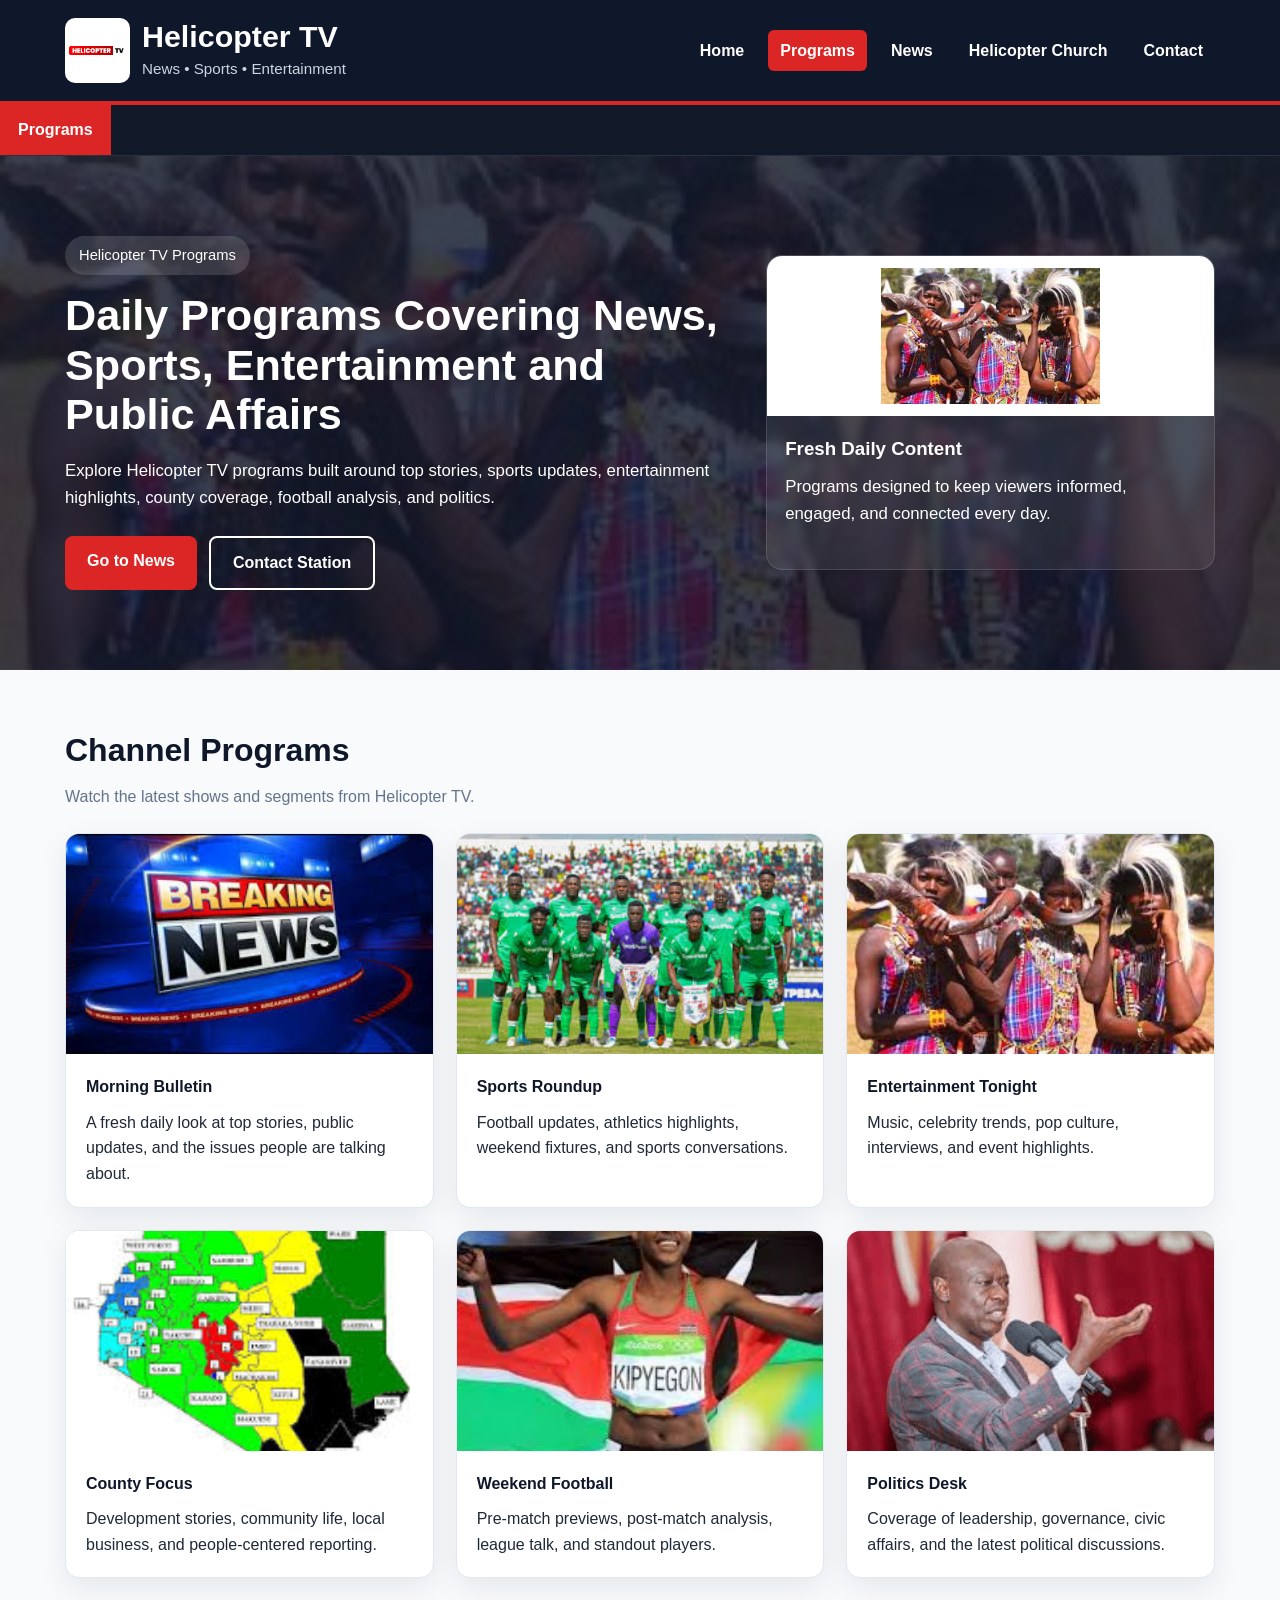
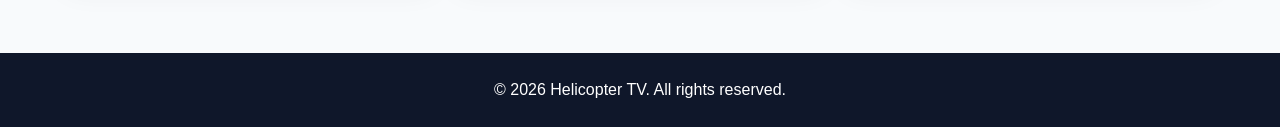
<file: blogs.html>
<!DOCTYPE html>
<html lang="en">
<head>
  <meta charset="UTF-8" />
  <meta name="viewport" content="width=device-width, initial-scale=1.0" />
  <title>Helicopter TV | Programs</title>
  <meta name="description" content="Helicopter TV programs covering breaking news, sports, entertainment, county stories, and politics." />
  <link rel="stylesheet" href="style.css" />
</head>
<body>
  <header class="site-header">
    <div class="container header-wrap">
      <div class="brand-area">
        <a href="index.html" class="brand-logo">
          <img src="images/logo.png" alt="Helicopter TV Logo" class="logo-img" />
          <div class="brand-text">
            <h1>Helicopter TV</h1>
            <p>News • Sports • Entertainment</p>
          </div>
        </a>
      </div>

      <nav class="site-nav">
        <a href="index.html">Home</a>
        <a href="blogs.html" class="active">Programs</a>
        <a href="news.html">News</a>
        <a href="church.html">Helicopter Church</a>
        <a href="contact.html">Contact</a>
      </nav>
    </div>
  </header>

  <section class="ticker">
    <div class="ticker-label">Programs</div>
    <div class="ticker-track">
      <div class="ticker-move">
        Morning Bulletin • Sports Roundup • Entertainment Tonight • County Focus • Weekend Football • Politics Desk
      </div>
    </div>
  </section>

  <section class="hero hero-home" style="background-image: linear-gradient(rgba(15, 23, 42, 0.82), rgba(15, 23, 42, 0.82)), url('images/entertainment.png');">
    <div class="container hero-grid">
      <div class="hero-text">
        <span class="tag">Helicopter TV Programs</span>
        <h2>Daily Programs Covering News, Sports, Entertainment and Public Affairs</h2>
        <p>
          Explore Helicopter TV programs built around top stories, sports updates,
          entertainment highlights, county coverage, football analysis, and politics.
        </p>
        <div class="hero-buttons">
          <a href="news.html" class="btn">Go to News</a>
          <a href="contact.html" class="btn btn-outline">Contact Station</a>
        </div>
      </div>

      <div class="hero-card">
        <img src="images/entertainment.png" alt="Helicopter TV programs" />
        <div class="hero-card-body">
          <h3>Fresh Daily Content</h3>
          <p>Programs designed to keep viewers informed, engaged, and connected every day.</p>
        </div>
      </div>
    </div>
  </section>

  <main class="container page-content">
    <section class="section-title">
      <h2>Channel Programs</h2>
      <p>Watch the latest shows and segments from Helicopter TV.</p>
    </section>

    <section class="grid-3">
      <article class="card image-card">
        <img src="images/breaking-news.png" alt="Morning Bulletin" />
        <div class="card-body">
          <h4>Morning Bulletin</h4>
          <p>A fresh daily look at top stories, public updates, and the issues people are talking about.</p>
        </div>
      </article>

      <article class="card image-card">
        <img src="images/football.png" alt="Sports Roundup" />
        <div class="card-body">
          <h4>Sports Roundup</h4>
          <p>Football updates, athletics highlights, weekend fixtures, and sports conversations.</p>
        </div>
      </article>

      <article class="card image-card">
        <img src="images/entertainment.png" alt="Entertainment Tonight" />
        <div class="card-body">
          <h4>Entertainment Tonight</h4>
          <p>Music, celebrity trends, pop culture, interviews, and event highlights.</p>
        </div>
      </article>

      <article class="card image-card">
        <img src="images/county.png" alt="County Focus" />
        <div class="card-body">
          <h4>County Focus</h4>
          <p>Development stories, community life, local business, and people-centered reporting.</p>
        </div>
      </article>

      <article class="card image-card">
        <img src="images/athletics.png" alt="Weekend Football" />
        <div class="card-body">
          <h4>Weekend Football</h4>
          <p>Pre-match previews, post-match analysis, league talk, and standout players.</p>
        </div>
      </article>

      <article class="card image-card">
        <img src="images/politics.png" alt="Politics Desk" />
        <div class="card-body">
          <h4>Politics Desk</h4>
          <p>Coverage of leadership, governance, civic affairs, and the latest political discussions.</p>
        </div>
      </article>
    </section>
  </main>

  <footer class="site-footer">
    <div class="container footer-wrap">
      <p>&copy; 2026 Helicopter TV. All rights reserved.</p>
    </div>
  </footer>
</body>
</html>
</file>
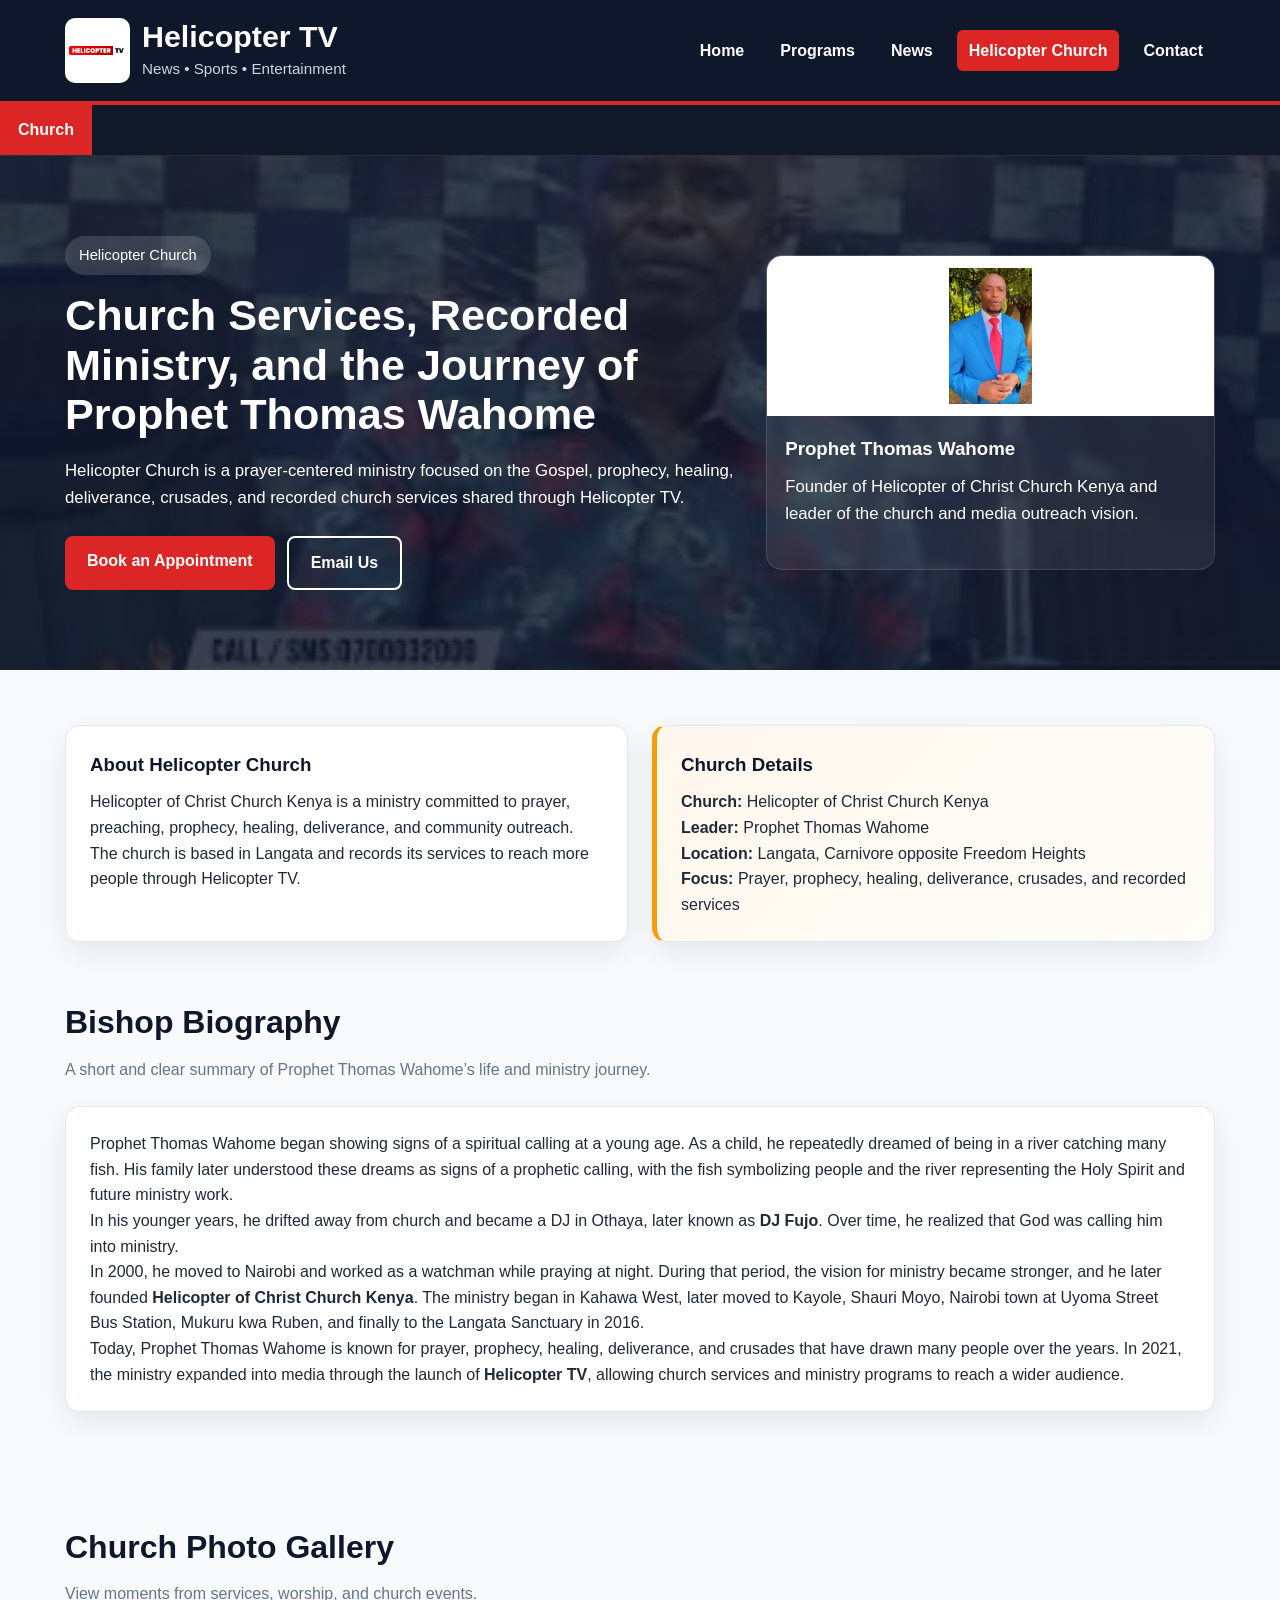
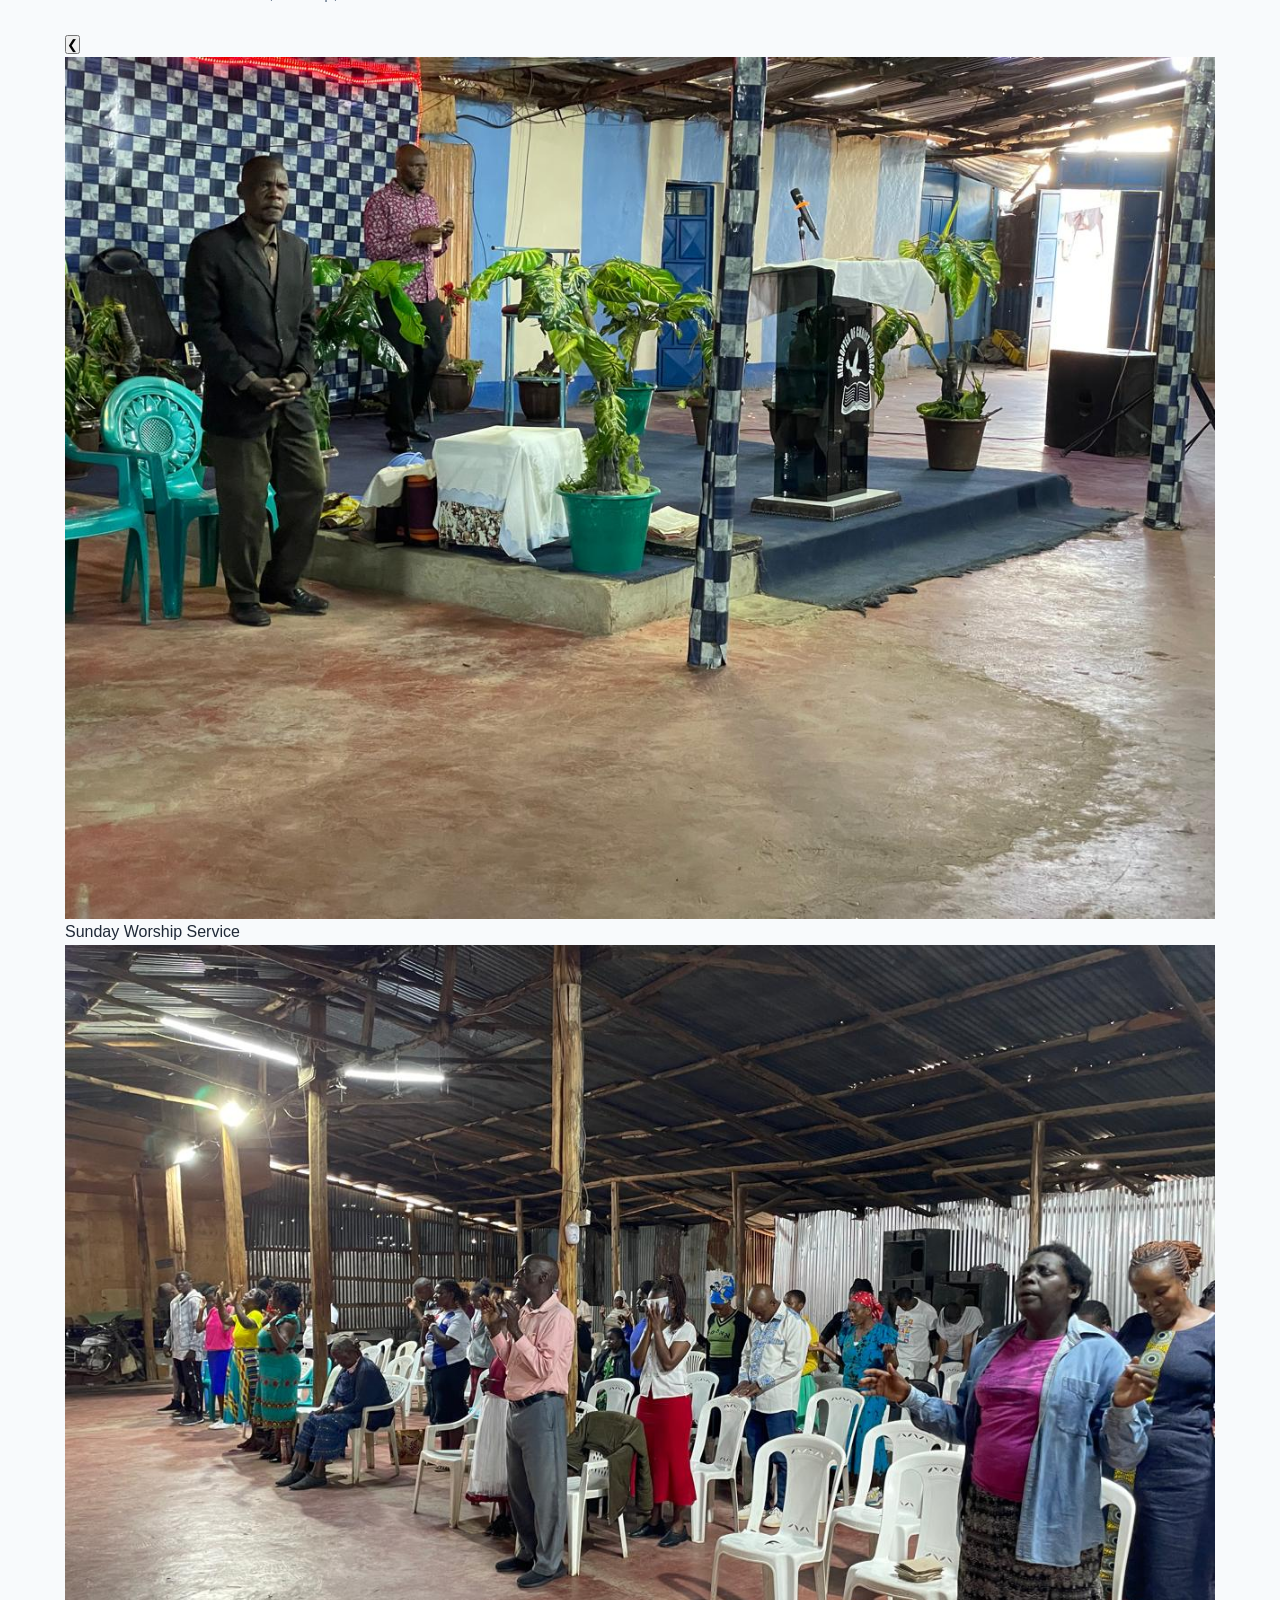
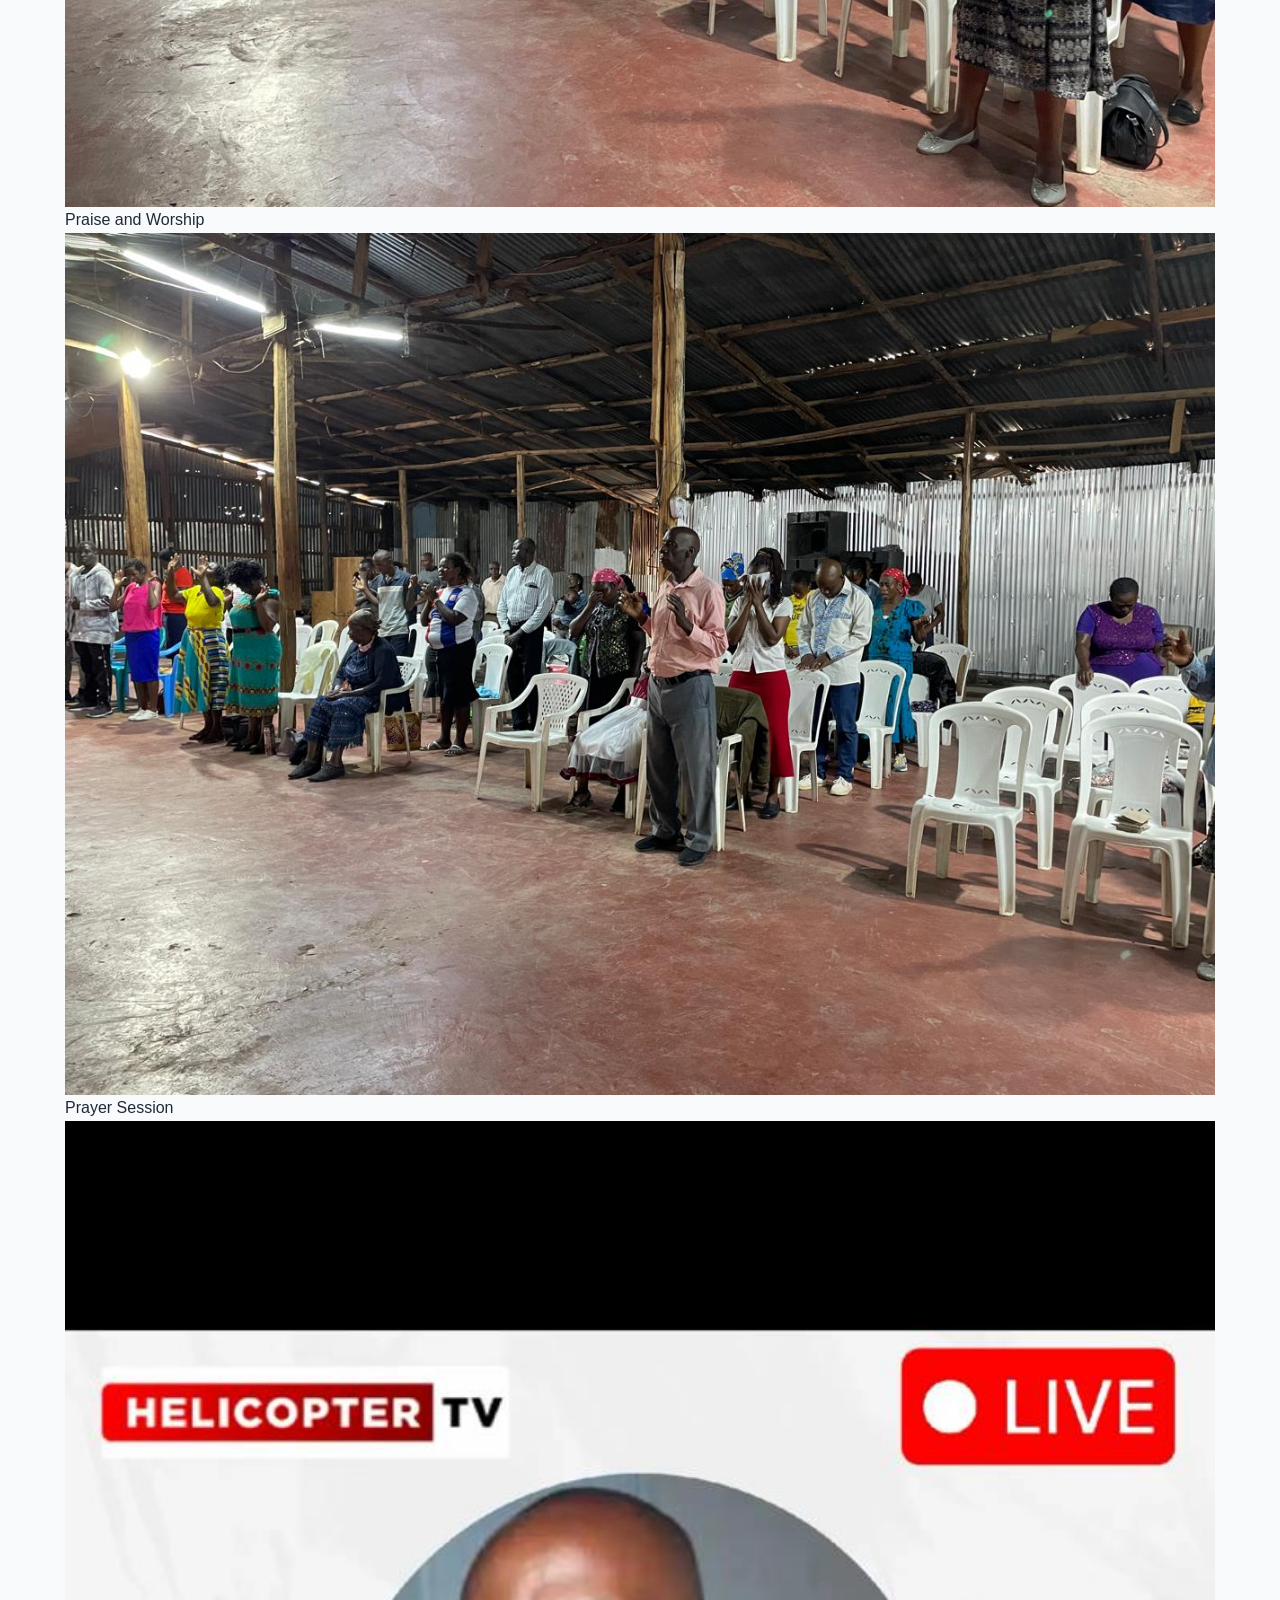
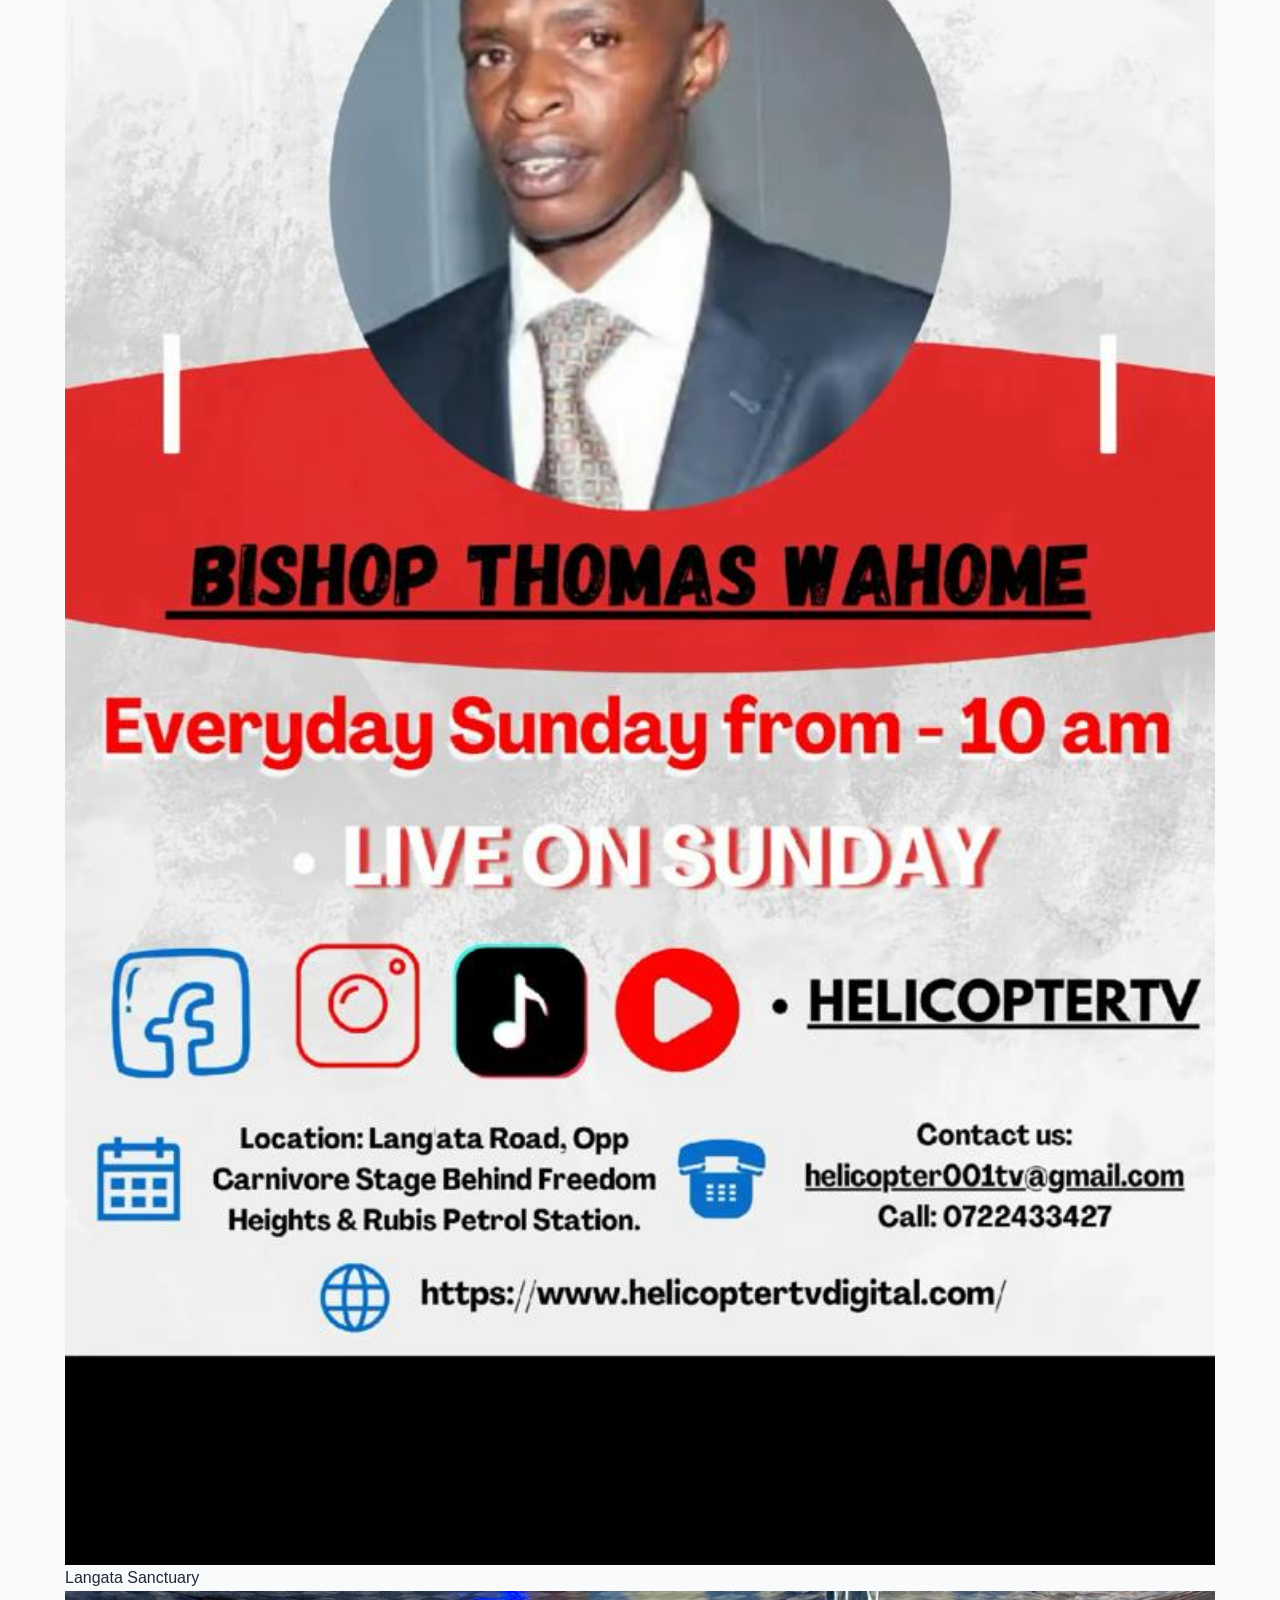
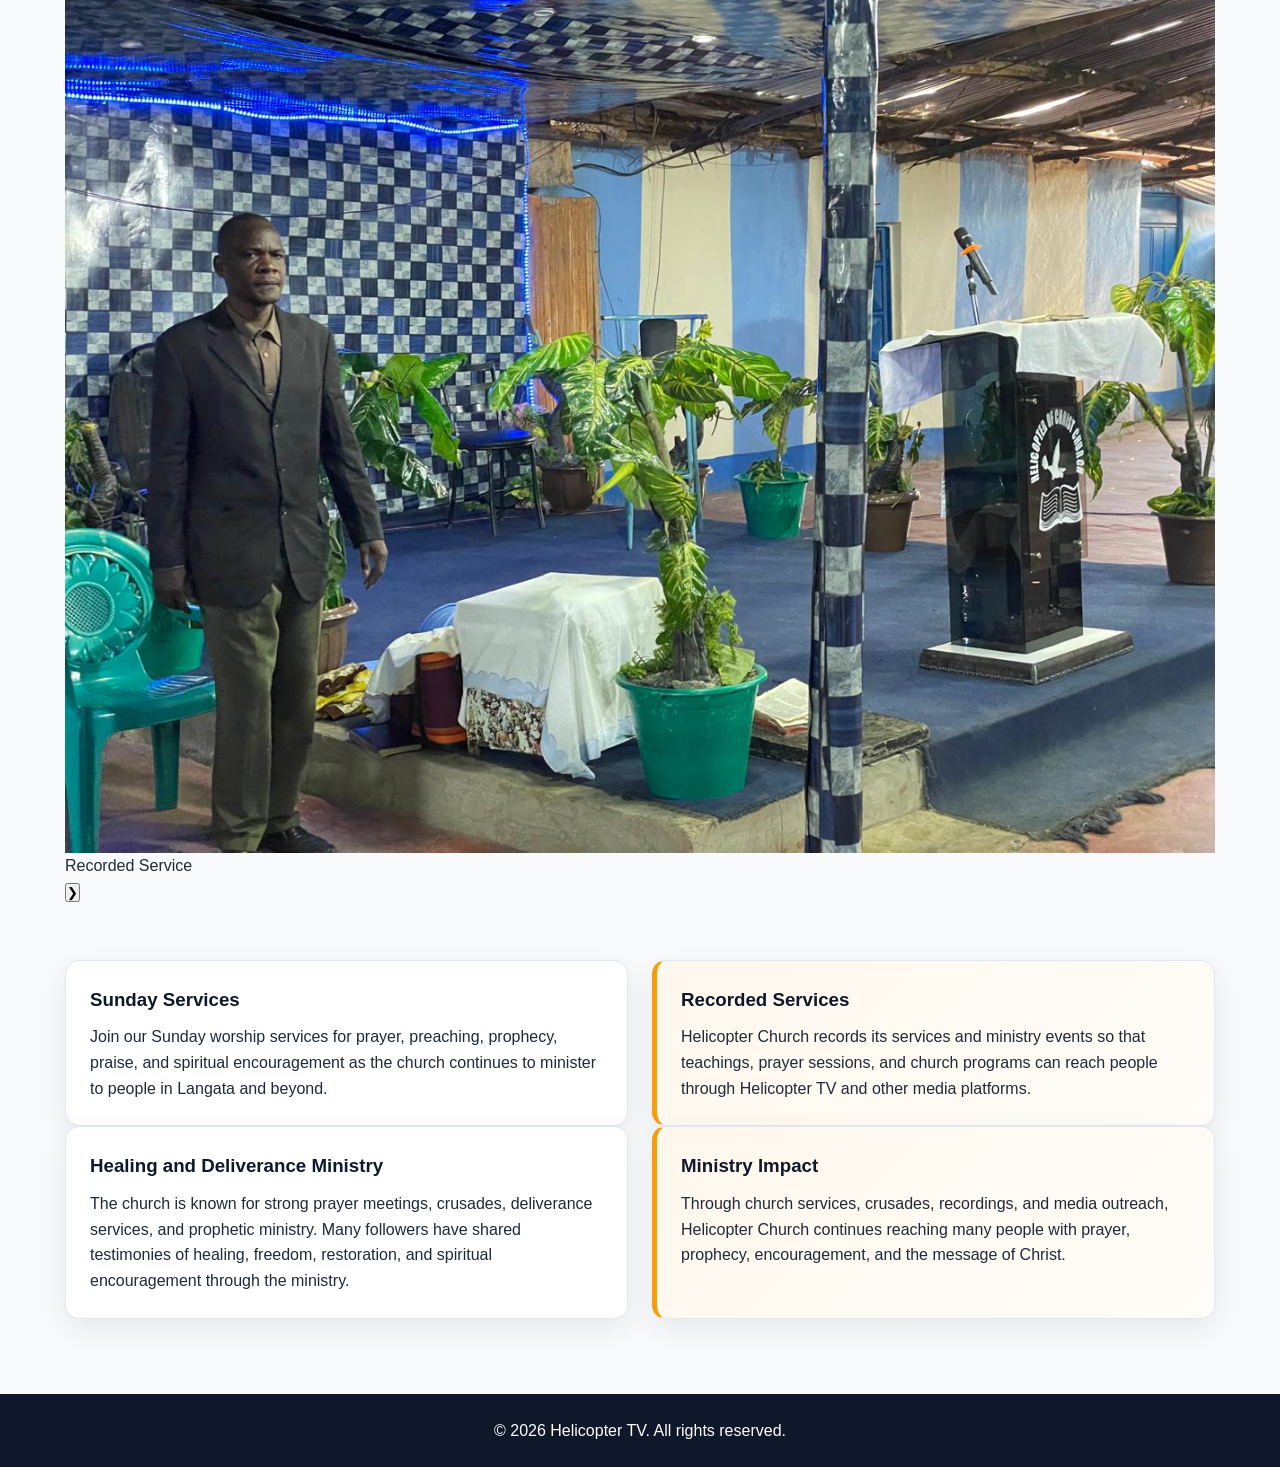
<file: church.html>
<!DOCTYPE html>
<html lang="en">
<head>
  <meta charset="UTF-8" />
  <meta name="viewport" content="width=device-width, initial-scale=1.0" />
  <title>Helicopter TV | Helicopter Church</title>
  <meta name="description" content="Helicopter Church services, bishop biography, church location, recorded services, healing and deliverance ministry." />
  <link rel="stylesheet" href="style.css" />
</head>
<body>
  <header class="site-header">
    <div class="container header-wrap">
      <div class="brand-area">
        <a href="index.html" class="brand-logo">
          <img src="images/logo.png" alt="Helicopter TV Logo" class="logo-img" />
          <div class="brand-text">
            <h1>Helicopter TV</h1>
            <p>News • Sports • Entertainment</p>
          </div>
        </a>
      </div>

      <nav class="site-nav">
        <a href="index.html">Home</a>
        <a href="blogs.html">Programs</a>
        <a href="news.html">News</a>
        <a href="church.html" class="active">Helicopter Church</a>
        <a href="contact.html">Contact</a>
      </nav>
    </div>
  </header>

  <section class="ticker">
    <div class="ticker-label">Church</div>
    <div class="ticker-track">
      <div class="ticker-move">
        Langata Sanctuary • Sunday Services • Recorded Services • Healing and Deliverance • Crusades • Bishop Biography
      </div>
    </div>
  </section>

  <section class="hero hero-home" style="background-image: linear-gradient(rgba(15, 23, 42, 0.82), rgba(15, 23, 42, 0.82)), url('images/church.png');">
    <div class="container hero-grid">
      <div class="hero-text">
        <span class="tag">Helicopter Church</span>
        <h2>Church Services, Recorded Ministry, and the Journey of Prophet Thomas Wahome</h2>
        <p>
          Helicopter Church is a prayer-centered ministry focused on the Gospel,
          prophecy, healing, deliverance, crusades, and recorded church services
          shared through Helicopter TV.
        </p>
        <div class="hero-buttons">
          <a href="contact.html" class="btn">Book an Appointment</a>
          <a href="mailto:HELICOPTER001TV@GMAIL.COM" class="btn btn-outline">Email Us</a>
        </div>
      </div>

      <div class="hero-card church-hero-card">
        <img src="images/prophet.png" alt="Prophet Thomas Wahome" />
        <div class="hero-card-body">
          <h3>Prophet Thomas Wahome</h3>
          <p>Founder of Helicopter of Christ Church Kenya and leader of the church and media outreach vision.</p>
        </div>
      </div>
    </div>
  </section>

  <main class="container page-content">
    <section class="split">
      <div class="panel">
        <h3>About Helicopter Church</h3>
        <p>
          Helicopter of Christ Church Kenya is a ministry committed to prayer,
          preaching, prophecy, healing, deliverance, and community outreach.
          The church is based in Langata and records its services to reach more
          people through Helicopter TV.
        </p>
      </div>

      <div class="panel highlight">
        <h3>Church Details</h3>
        <p><strong>Church:</strong> Helicopter of Christ Church Kenya</p>
        <p><strong>Leader:</strong> Prophet Thomas Wahome</p>
        <p><strong>Location:</strong> Langata, Carnivore opposite Freedom Heights</p>
        <p><strong>Focus:</strong> Prayer, prophecy, healing, deliverance, crusades, and recorded services</p>
      </div>
    </section>

    <section class="section">
      <div class="section-title">
        <h3>Bishop Biography</h3>
        <p>A short and clear summary of Prophet Thomas Wahome’s life and ministry journey.</p>
      </div>

      <div class="panel">
        <p>
          Prophet Thomas Wahome began showing signs of a spiritual calling at a young age.
          As a child, he repeatedly dreamed of being in a river catching many fish. His family
          later understood these dreams as signs of a prophetic calling, with the fish symbolizing people
          and the river representing the Holy Spirit and future ministry work.
        </p>

        <p>
          In his younger years, he drifted away from church and became a DJ in Othaya,
          later known as <strong>DJ Fujo</strong>. Over time, he realized that God was calling him into ministry.
        </p>

        <p>
          In 2000, he moved to Nairobi and worked as a watchman while praying at night.
          During that period, the vision for ministry became stronger, and he later founded
          <strong>Helicopter of Christ Church Kenya</strong>. The ministry began in Kahawa West,
          later moved to Kayole, Shauri Moyo, Nairobi town at Uyoma Street Bus Station,
          Mukuru kwa Ruben, and finally to the Langata Sanctuary in 2016.
        </p>

        <p>
          Today, Prophet Thomas Wahome is known for prayer, prophecy, healing, deliverance,
          and crusades that have drawn many people over the years. In 2021, the ministry
          expanded into media through the launch of <strong>Helicopter TV</strong>, allowing
          church services and ministry programs to reach a wider audience.
        </p>
      </div>
    </section>

    <section class="section">
      <div class="section-title">
        <h3>Church Photo Gallery</h3>
        <p>View moments from services, worship, and church events.</p>
      </div>

      <div class="church-carousel-wrap">
        <button class="carousel-btn prev" onclick="moveChurchCarousel(-1)">❮</button>

        <div class="church-carousel-window">
          <div class="church-carousel-track" id="churchCarouselTrack">
            <div class="church-carousel-item">
              <img src="images/church1.png" alt="Church photo 1" />
              <div class="church-carousel-caption">Sunday Worship Service</div>
            </div>

            <div class="church-carousel-item">
              <img src="images/church2.png" alt="Church photo 2" />
              <div class="church-carousel-caption">Praise and Worship</div>
            </div>

            <div class="church-carousel-item">
              <img src="images/church3.png" alt="Church photo 3" />
              <div class="church-carousel-caption">Prayer Session</div>
            </div>

            <div class="church-carousel-item">
              <img src="images/church4.png" alt="Church photo 4" />
              <div class="church-carousel-caption">Langata Sanctuary</div>
            </div>

            <div class="church-carousel-item">
              <img src="images/church5.png" alt="Church photo 5" />
              <div class="church-carousel-caption">Recorded Service</div>
            </div>
          </div>
        </div>

        <button class="carousel-btn next" onclick="moveChurchCarousel(1)">❯</button>
      </div>
    </section>

    <section class="split">
      <div class="panel">
        <h3>Sunday Services</h3>
        <p>
          Join our Sunday worship services for prayer, preaching, prophecy,
          praise, and spiritual encouragement as the church continues to minister
          to people in Langata and beyond.
        </p>
      </div>

      <div class="panel highlight">
        <h3>Recorded Services</h3>
        <p>
          Helicopter Church records its services and ministry events so that teachings,
          prayer sessions, and church programs can reach people through Helicopter TV
          and other media platforms.
        </p>
      </div>
    </section>

    <section class="split">
      <div class="panel">
        <h3>Healing and Deliverance Ministry</h3>
        <p>
          The church is known for strong prayer meetings, crusades, deliverance services,
          and prophetic ministry. Many followers have shared testimonies of healing,
          freedom, restoration, and spiritual encouragement through the ministry.
        </p>
      </div>

      <div class="panel highlight">
        <h3>Ministry Impact</h3>
        <p>
          Through church services, crusades, recordings, and media outreach,
          Helicopter Church continues reaching many people with prayer,
          prophecy, encouragement, and the message of Christ.
        </p>
      </div>
    </section>
  </main>

  <footer class="site-footer">
    <div class="container footer-wrap">
      <p>&copy; 2026 Helicopter TV. All rights reserved.</p>
    </div>
  </footer>

  <script>
    const churchCarouselTrack = document.getElementById("churchCarouselTrack");
    let churchCarouselIndex = 0;

    function getVisibleChurchItems() {
      if (window.innerWidth <= 600) return 1;
      if (window.innerWidth <= 900) return 2;
      return 3;
    }

    function moveChurchCarousel(step) {
      const items = document.querySelectorAll(".church-carousel-item");
      if (!items.length) return;

      const visibleItems = getVisibleChurchItems();
      const maxIndex = items.length - visibleItems;

      churchCarouselIndex += step;

      if (churchCarouselIndex < 0) churchCarouselIndex = 0;
      if (churchCarouselIndex > maxIndex) churchCarouselIndex = maxIndex;

      const itemWidth = items[0].offsetWidth + 16;
      churchCarouselTrack.style.transform = `translateX(-${churchCarouselIndex * itemWidth}px)`;
    }

    function autoChurchCarousel() {
      const items = document.querySelectorAll(".church-carousel-item");
      if (!items.length) return;

      const visibleItems = getVisibleChurchItems();
      const maxIndex = items.length - visibleItems;

      churchCarouselIndex++;

      if (churchCarouselIndex > maxIndex) {
        churchCarouselIndex = 0;
      }

      const itemWidth = items[0].offsetWidth + 16;
      churchCarouselTrack.style.transform = `translateX(-${churchCarouselIndex * itemWidth}px)`;
    }

    setInterval(autoChurchCarousel, 3500);

    window.addEventListener("resize", () => {
      churchCarouselIndex = 0;
      churchCarouselTrack.style.transform = "translateX(0)";
    });
  </script>
</body>
</html>
</file>
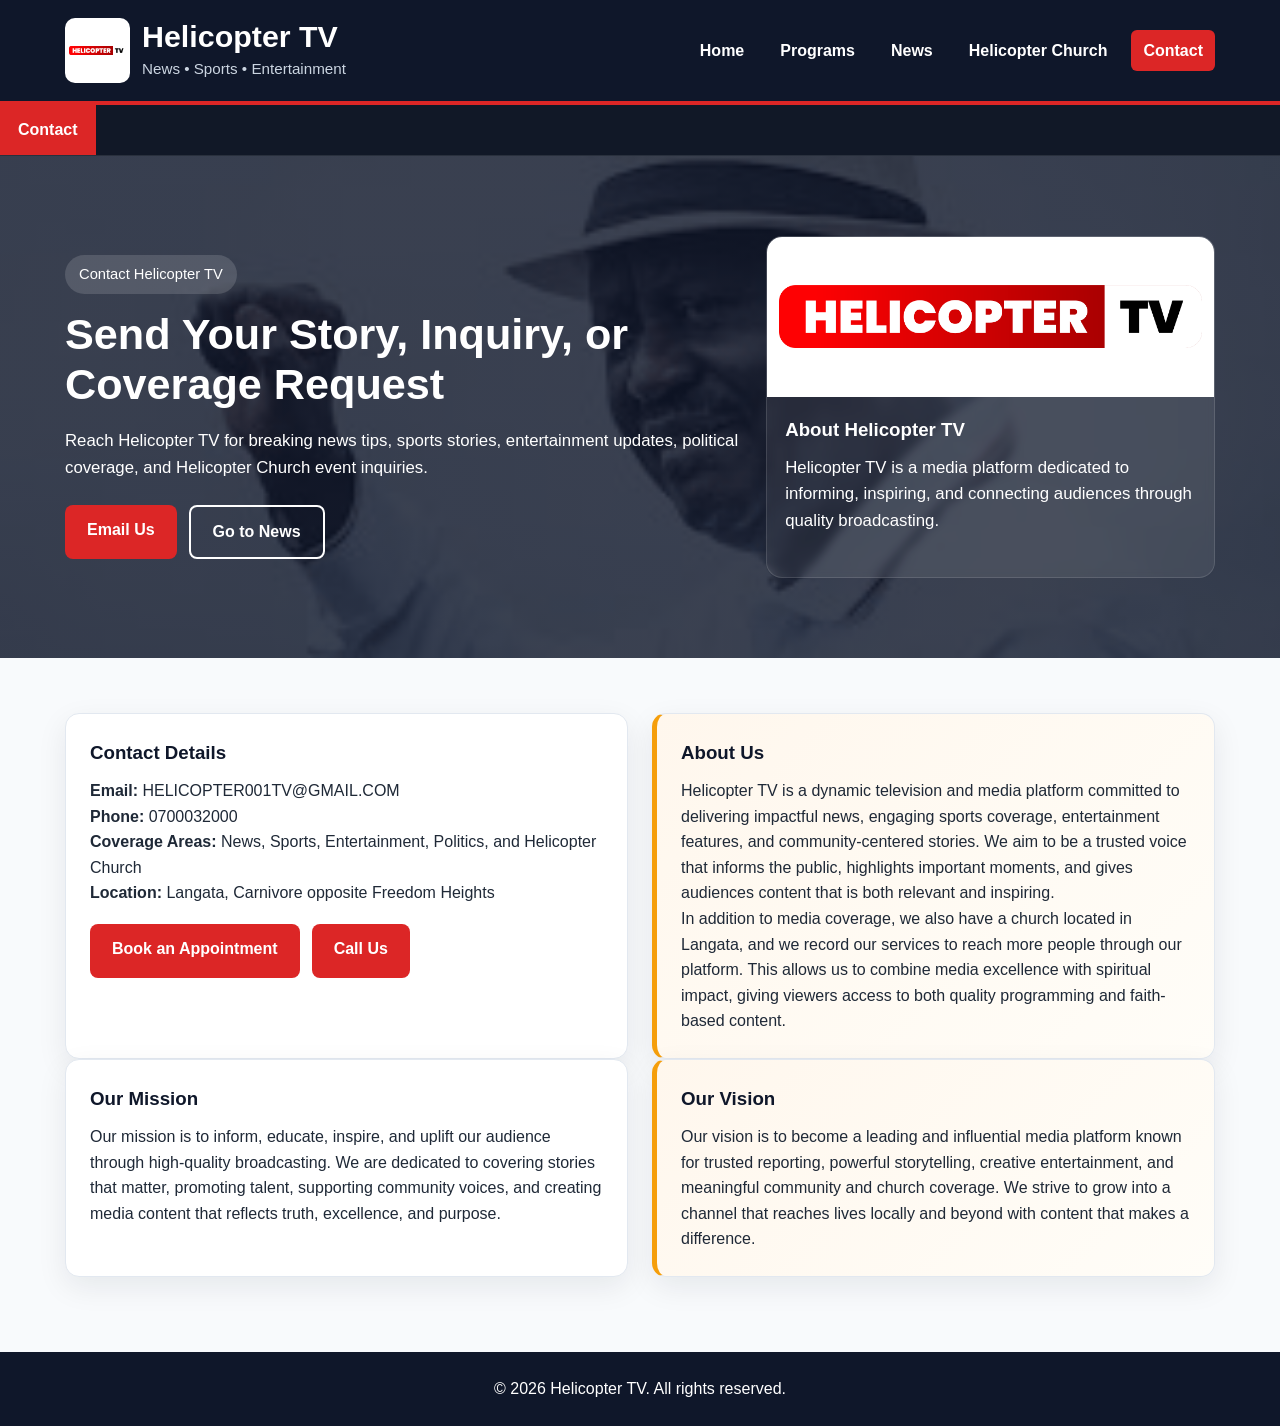
<file: contact.html>
<!DOCTYPE html>
<html lang="en">
<head>
  <meta charset="UTF-8" />
  <meta name="viewport" content="width=device-width, initial-scale=1.0" />
  <title>Helicopter TV | Contact</title>
  <meta name="description" content="Contact Helicopter TV for news tips, sports coverage, entertainment stories, politics, and church event coverage." />
  <link rel="stylesheet" href="style.css" />
</head>
<body>
  <header class="site-header">
    <div class="container header-wrap">
      <div class="brand-area">
        <a href="index.html" class="brand-logo">
          <img src="images/logo.png" alt="Helicopter TV Logo" class="logo-img" />
          <div class="brand-text">
            <h1>Helicopter TV</h1>
            <p>News • Sports • Entertainment</p>
          </div>
        </a>
      </div>

      <nav class="site-nav">
        <a href="index.html">Home</a>
        <a href="blogs.html">Programs</a>
        <a href="news.html">News</a>
        <a href="church.html">Helicopter Church</a>
        <a href="contact.html" class="active">Contact</a>
      </nav>
    </div>
  </header>

  <section class="ticker">
    <div class="ticker-label">Contact</div>
    <div class="ticker-track">
      <div class="ticker-move">
        News tips • Sports coverage • Entertainment stories • Politics updates • Church event coverage • Station inquiries
      </div>
    </div>
  </section>

  <section class="hero hero-home" style="background-image: linear-gradient(rgba(15, 23, 42, 0.82), rgba(15, 23, 42, 0.82)), url('images/hero.png');">
    <div class="container hero-grid">
      <div class="hero-text">
        <span class="tag">Contact Helicopter TV</span>
        <h2>Send Your Story, Inquiry, or Coverage Request</h2>
        <p>
          Reach Helicopter TV for breaking news tips, sports stories,
          entertainment updates, political coverage, and Helicopter Church event inquiries.
        </p>
        <div class="hero-buttons">
          <a href="mailto:HELICOPTER001TV@GMAIL.COM" class="btn">Email Us</a>
          <a href="news.html" class="btn btn-outline">Go to News</a>
        </div>
      </div>

      <div class="hero-card">
        <img src="images/logo.png" alt="Helicopter TV Logo" />
        <div class="hero-card-body">
          <h3>About Helicopter TV</h3>
          <p>Helicopter TV is a media platform dedicated to informing, inspiring, and connecting audiences through quality broadcasting.</p>
        </div>
      </div>
    </div>
  </section>

  <main class="container page-content">
    <section class="split">
      <div class="panel">
        <h3>Contact Details</h3>
        <p><strong>Email:</strong> HELICOPTER001TV@GMAIL.COM</p>
        <p><strong>Phone:</strong> 0700032000</p>
        <p><strong>Coverage Areas:</strong> News, Sports, Entertainment, Politics, and Helicopter Church</p>
        <p><strong>Location:</strong> Langata, Carnivore opposite Freedom Heights</p>

        <div class="hero-buttons" style="margin-top: 18px;">
          <a href="mailto:HELICOPTER001TV@GMAIL.COM?subject=Appointment%20Request" class="btn">Book an Appointment</a>
          <a href="tel:0700032000" class="btn">Call Us</a>
          <a href="mailto:HELICOPTER001TV@GMAIL.COM" class="btn btn-outline">Email Us</a>
        </div>
      </div>

      <div class="panel highlight">
        <h3>About Us</h3>
        <p>
          Helicopter TV is a dynamic television and media platform committed to delivering
          impactful news, engaging sports coverage, entertainment features, and community-centered stories.
          We aim to be a trusted voice that informs the public, highlights important moments, and gives audiences
          content that is both relevant and inspiring.
        </p>
        <p>
          In addition to media coverage, we also have a church located in Langata, and we record our services
          to reach more people through our platform. This allows us to combine media excellence with spiritual impact,
          giving viewers access to both quality programming and faith-based content.
        </p>
      </div>
    </section>

    <section class="split">
      <div class="panel">
        <h3>Our Mission</h3>
        <p>
          Our mission is to inform, educate, inspire, and uplift our audience through high-quality broadcasting.
          We are dedicated to covering stories that matter, promoting talent, supporting community voices,
          and creating media content that reflects truth, excellence, and purpose.
        </p>
      </div>

      <div class="panel highlight">
        <h3>Our Vision</h3>
        <p>
          Our vision is to become a leading and influential media platform known for trusted reporting,
          powerful storytelling, creative entertainment, and meaningful community and church coverage.
          We strive to grow into a channel that reaches lives locally and beyond with content that makes a difference.
        </p>
      </div>
    </section>
  </main>

  <footer class="site-footer">
    <div class="container footer-wrap">
      <p>&copy; 2026 Helicopter TV. All rights reserved.</p>
    </div>
  </footer>
</body>
</html>
</file>
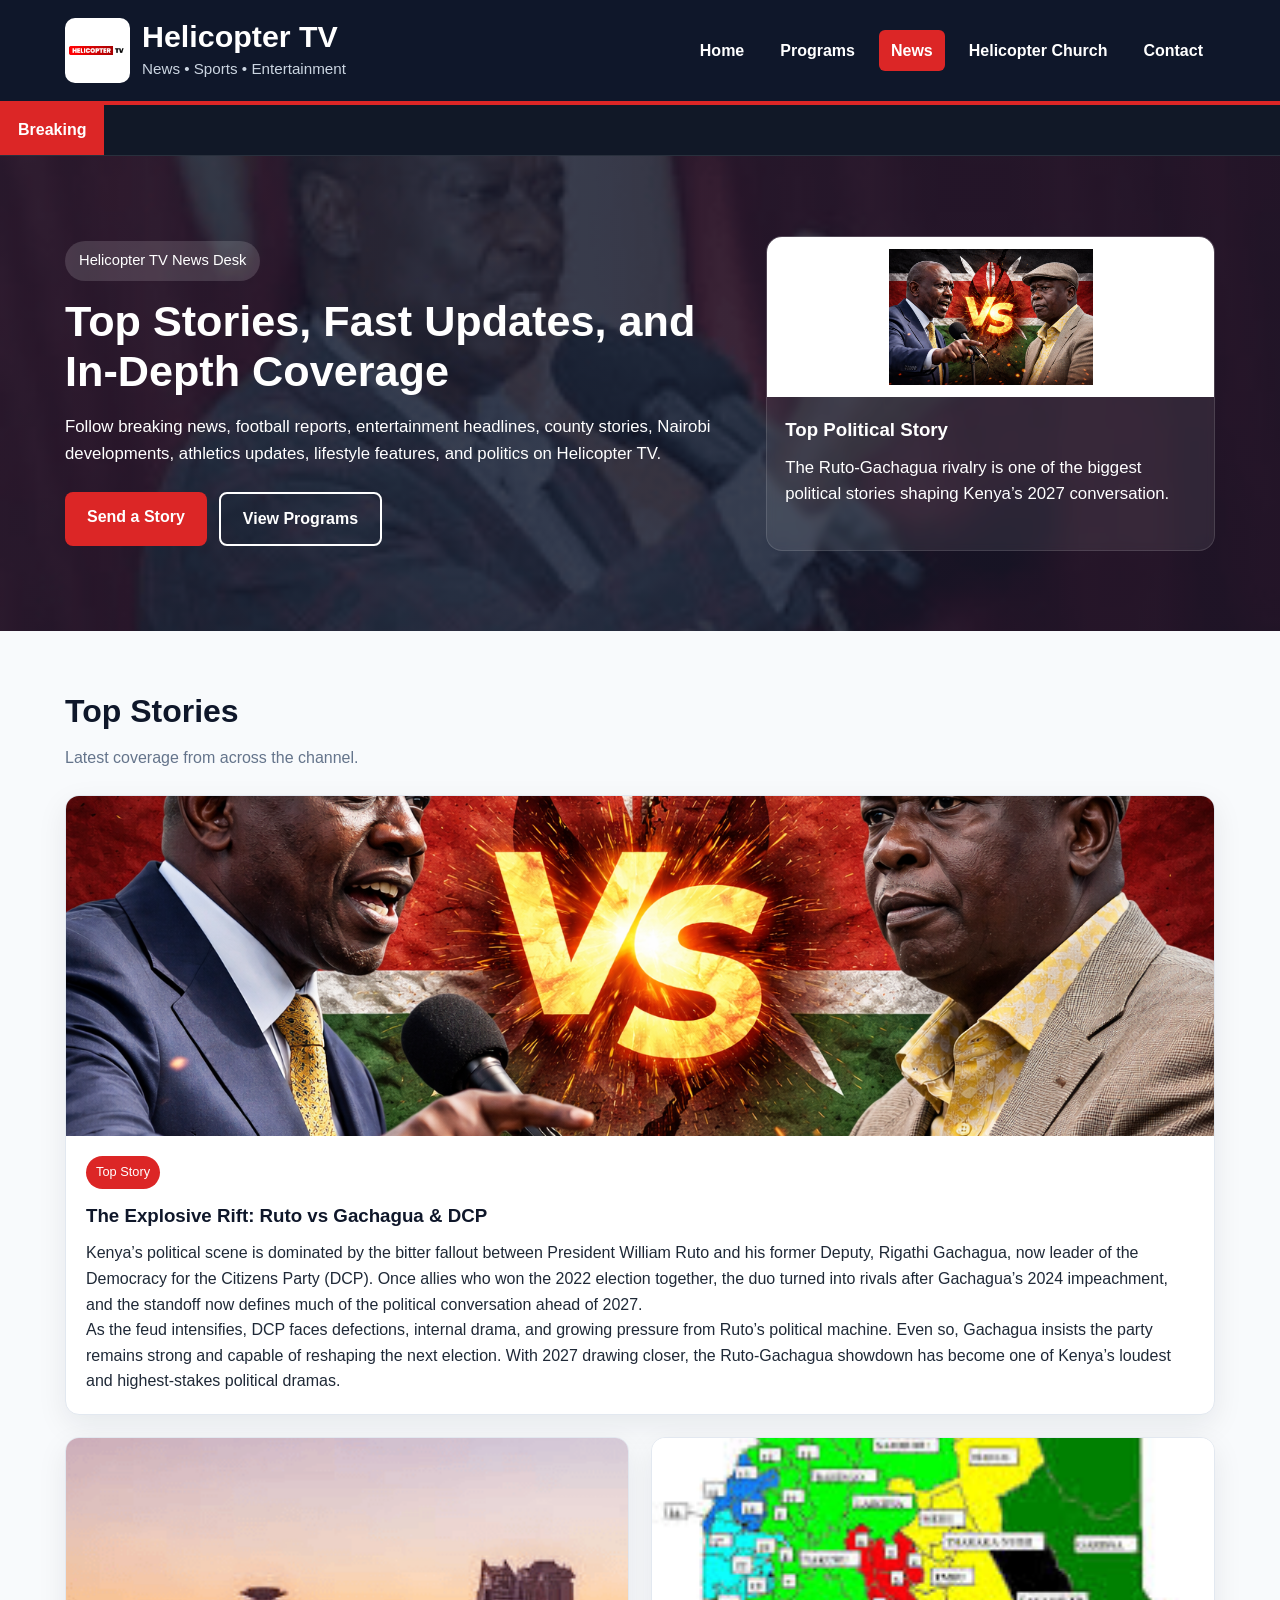
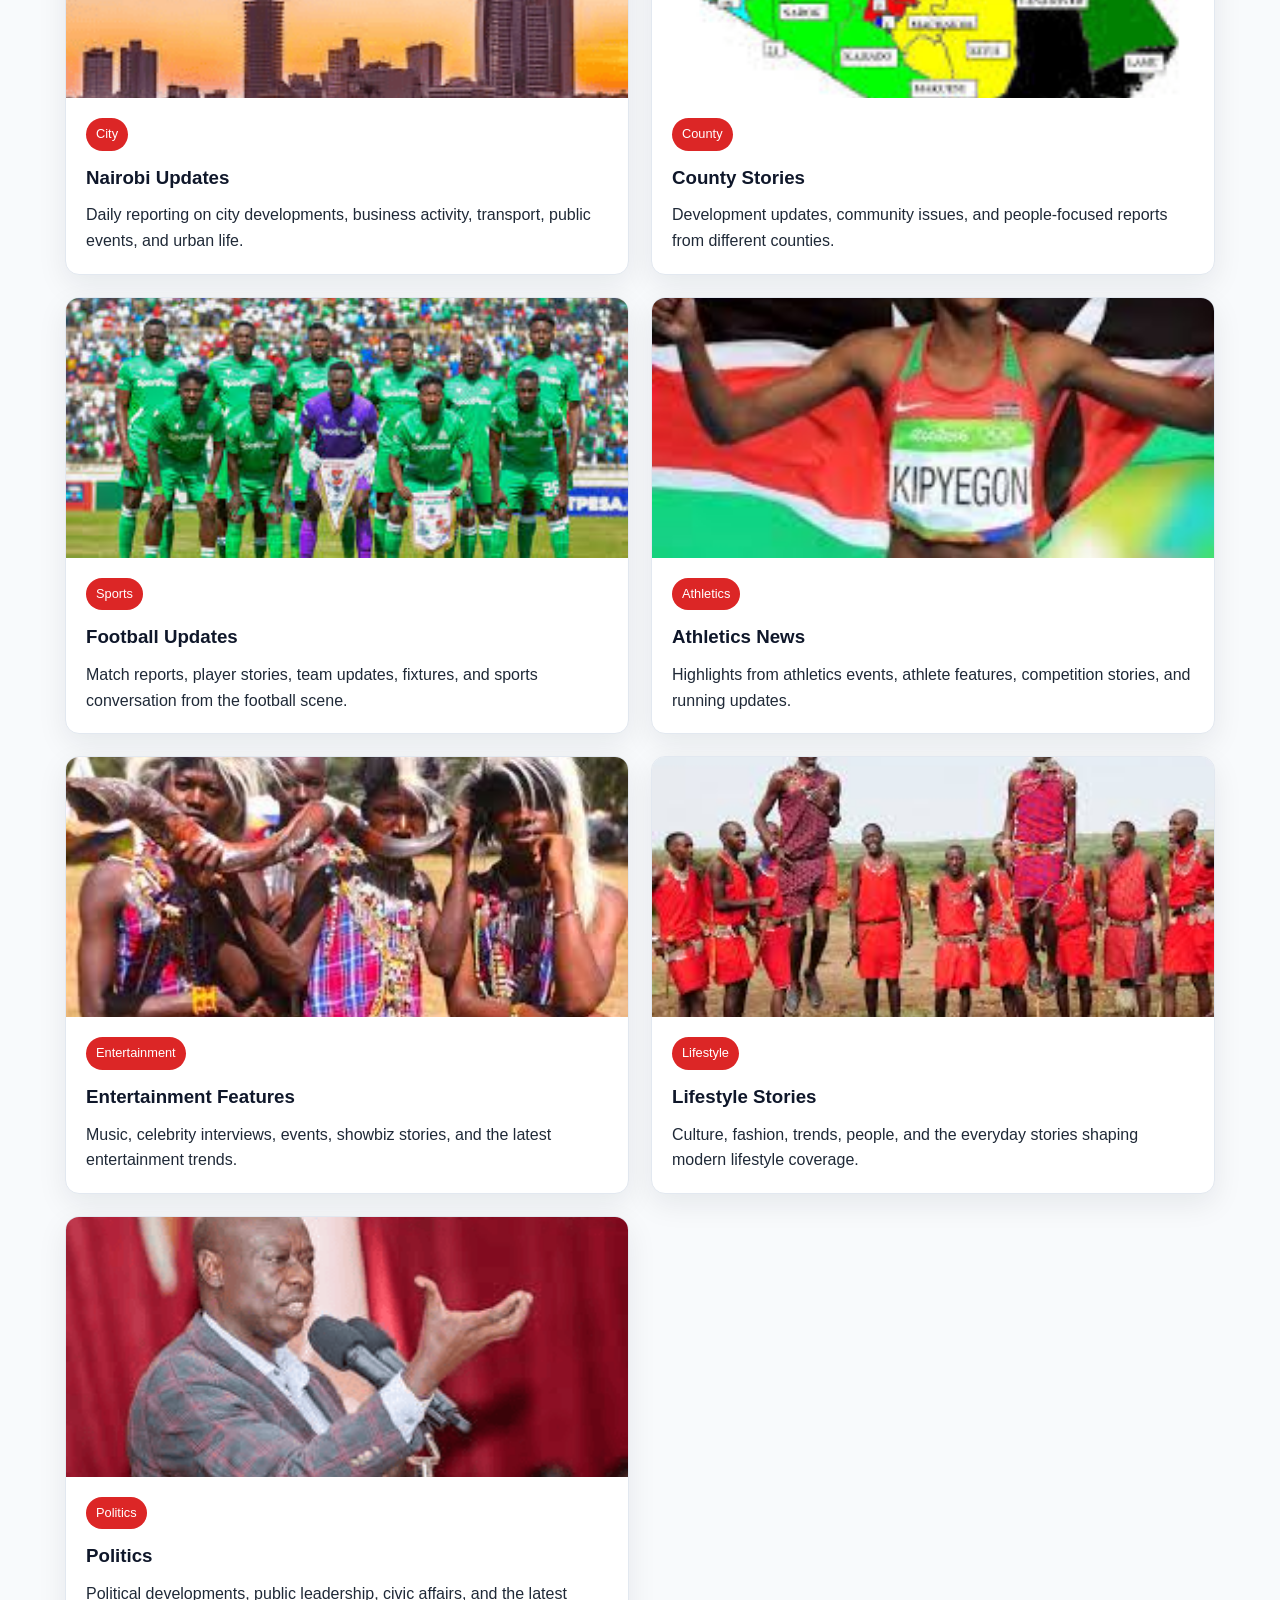
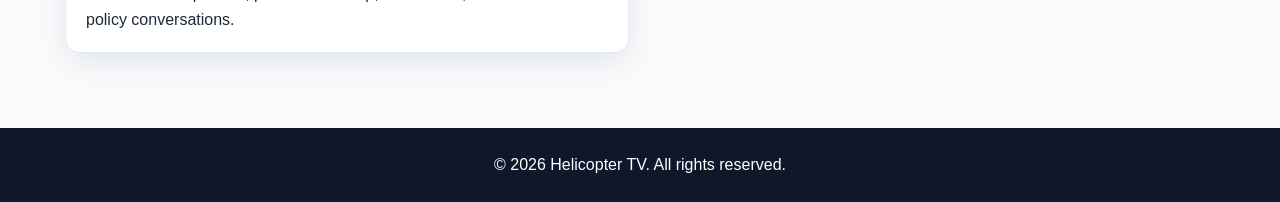
<file: news.html>
<!DOCTYPE html>
<html lang="en">
<head>
  <meta charset="UTF-8" />
  <meta name="viewport" content="width=device-width, initial-scale=1.0" />
  <title>Helicopter TV | News</title>
  <meta name="description" content="Latest breaking news, football updates, entertainment features, county stories, Nairobi updates, athletics news, lifestyle stories, and politics from Helicopter TV." />
  <link rel="stylesheet" href="style.css" />
</head>
<body>
  <header class="site-header">
    <div class="container header-wrap">
      <div class="brand-area">
        <a href="index.html" class="brand-logo">
          <img src="images/logo.png" alt="Helicopter TV Logo" class="logo-img" />
          <div class="brand-text">
            <h1>Helicopter TV</h1>
            <p>News • Sports • Entertainment</p>
          </div>
        </a>
      </div>

      <nav class="site-nav">
        <a href="index.html">Home</a>
        <a href="blogs.html">Programs</a>
        <a href="news.html" class="active">News</a>
        <a href="church.html">Helicopter Church</a>
        <a href="contact.html">Contact</a>
      </nav>
    </div>
  </header>

  <section class="ticker">
    <div class="ticker-label">Breaking</div>
    <div class="ticker-track">
      <div class="ticker-move">
        Breaking News • Football updates • Entertainment features • County stories • Nairobi updates • Athletics news • Lifestyle stories • Politics
      </div>
    </div>
  </section>

  <section class="hero hero-home" style="background-image: linear-gradient(rgba(15, 23, 42, 0.82), rgba(15, 23, 42, 0.82)), url('images/politics.png');">
    <div class="container hero-grid">
      <div class="hero-text">
        <span class="tag">Helicopter TV News Desk</span>
        <h2>Top Stories, Fast Updates, and In-Depth Coverage</h2>
        <p>
          Follow breaking news, football reports, entertainment headlines,
          county stories, Nairobi developments, athletics updates, lifestyle
          features, and politics on Helicopter TV.
        </p>
        <div class="hero-buttons">
          <a href="contact.html" class="btn">Send a Story</a>
          <a href="blogs.html" class="btn btn-outline">View Programs</a>
        </div>
      </div>

      <div class="hero-card">
        <img src="images/ruto-gachagua.png" alt="Ruto and Gachagua political fallout" />
        <div class="hero-card-body">
          <h3>Top Political Story</h3>
          <p>The Ruto-Gachagua rivalry is one of the biggest political stories shaping Kenya’s 2027 conversation.</p>
        </div>
      </div>
    </div>
  </section>

  <main class="container page-content">
    <section class="section-title">
      <h2>Top Stories</h2>
      <p>Latest coverage from across the channel.</p>
    </section>

    <section class="news-grid">
      <article class="news-feature large">
        <img src="images/ruto-gachagua.png" alt="Ruto and Gachagua political fallout" />
        <div class="news-feature-body">
          <span class="badge">Top Story</span>
          <h3>The Explosive Rift: Ruto vs Gachagua &amp; DCP</h3>
          <p>
            Kenya’s political scene is dominated by the bitter fallout between
            President William Ruto and his former Deputy, Rigathi Gachagua,
            now leader of the Democracy for the Citizens Party (DCP). Once allies
            who won the 2022 election together, the duo turned into rivals after
            Gachagua’s 2024 impeachment, and the standoff now defines much of the
            political conversation ahead of 2027.
          </p>
          <p>
            As the feud intensifies, DCP faces defections, internal drama, and
            growing pressure from Ruto’s political machine. Even so, Gachagua
            insists the party remains strong and capable of reshaping the next
            election. With 2027 drawing closer, the Ruto-Gachagua showdown has
            become one of Kenya’s loudest and highest-stakes political dramas.
          </p>
        </div>
      </article>

      <article class="news-feature">
        <img src="images/nairobi.png" alt="Nairobi updates" />
        <div class="news-feature-body">
          <span class="badge">City</span>
          <h3>Nairobi Updates</h3>
          <p>
            Daily reporting on city developments, business activity, transport,
            public events, and urban life.
          </p>
        </div>
      </article>

      <article class="news-feature">
        <img src="images/county.png" alt="County stories" />
        <div class="news-feature-body">
          <span class="badge">County</span>
          <h3>County Stories</h3>
          <p>
            Development updates, community issues, and people-focused reports
            from different counties.
          </p>
        </div>
      </article>

      <article class="news-feature">
        <img src="images/football.png" alt="Football updates" />
        <div class="news-feature-body">
          <span class="badge">Sports</span>
          <h3>Football Updates</h3>
          <p>
            Match reports, player stories, team updates, fixtures,
            and sports conversation from the football scene.
          </p>
        </div>
      </article>

      <article class="news-feature">
        <img src="images/athletics.png" alt="Athletics news" />
        <div class="news-feature-body">
          <span class="badge">Athletics</span>
          <h3>Athletics News</h3>
          <p>
            Highlights from athletics events, athlete features,
            competition stories, and running updates.
          </p>
        </div>
      </article>

      <article class="news-feature">
        <img src="images/entertainment.png" alt="Entertainment features" />
        <div class="news-feature-body">
          <span class="badge">Entertainment</span>
          <h3>Entertainment Features</h3>
          <p>
            Music, celebrity interviews, events, showbiz stories,
            and the latest entertainment trends.
          </p>
        </div>
      </article>

      <article class="news-feature">
        <img src="images/lifestyle.png" alt="Lifestyle stories" />
        <div class="news-feature-body">
          <span class="badge">Lifestyle</span>
          <h3>Lifestyle Stories</h3>
          <p>
            Culture, fashion, trends, people, and the everyday stories
            shaping modern lifestyle coverage.
          </p>
        </div>
      </article>

      <article class="news-feature">
        <img src="images/politics.png" alt="Politics" />
        <div class="news-feature-body">
          <span class="badge">Politics</span>
          <h3>Politics</h3>
          <p>
            Political developments, public leadership, civic affairs,
            and the latest policy conversations.
          </p>
        </div>
      </article>
    </section>
  </main>

  <footer class="site-footer">
    <div class="container footer-wrap">
      <p>&copy; 2026 Helicopter TV. All rights reserved.</p>
    </div>
  </footer>
</body>
</html>
</file>
<file: style.css>
* {
  margin: 0;
  padding: 0;
  box-sizing: border-box;
}

:root {
  --primary: #0f172a;
  --secondary: #dc2626;
  --accent: #f59e0b;
  --light: #f8fafc;
  --white: #ffffff;
  --text: #1f2937;
  --muted: #64748b;
  --border: #e2e8f0;
  --shadow: 0 10px 30px rgba(15, 23, 42, 0.08);
}

html {
  scroll-behavior: smooth;
}

body {
  font-family: Arial, Helvetica, sans-serif;
  background: var(--light);
  color: var(--text);
  line-height: 1.6;
}

img,
video {
  width: 100%;
  display: block;
}

a {
  text-decoration: none;
}

.container {
  width: 90%;
  max-width: 1150px;
  margin: 0 auto;
}

/* HEADER */
.site-header {
  background: var(--primary);
  color: var(--white);
  padding: 18px 0;
  border-bottom: 4px solid var(--secondary);
  position: sticky;
  top: 0;
  z-index: 1000;
}

.header-wrap {
  display: flex;
  justify-content: space-between;
  align-items: center;
  gap: 20px;
  flex-wrap: wrap;
}

.brand-area {
  display: flex;
  flex-direction: column;
}

.brand-logo {
  display: flex;
  align-items: center;
  gap: 12px;
  color: var(--white);
}

.logo-img {
  width: 65px;
  height: 65px;
  object-fit: contain;
  background: #ffffff;
  border-radius: 10px;
  padding: 4px;
}

.brand-text h1 {
  font-size: 1.9rem;
  margin-bottom: 4px;
  line-height: 1.1;
}

.brand-text p {
  color: #cbd5e1;
  font-size: 0.95rem;
}

.site-nav {
  display: flex;
  gap: 12px;
  flex-wrap: wrap;
}

.site-nav a {
  color: var(--white);
  font-weight: bold;
  padding: 8px 12px;
  border-radius: 6px;
  transition: 0.3s ease;
}

.site-nav a:hover,
.site-nav a.active {
  background: var(--secondary);
  color: var(--white);
}

/* TICKER */
.ticker {
  display: flex;
  align-items: center;
  background: #111827;
  color: var(--white);
  overflow: hidden;
  border-bottom: 1px solid rgba(255, 255, 255, 0.1);
}

.ticker-label {
  background: var(--secondary);
  padding: 12px 18px;
  font-weight: bold;
  white-space: nowrap;
}

.ticker-track {
  overflow: hidden;
  width: 100%;
}

.ticker-move {
  display: inline-block;
  white-space: nowrap;
  padding-left: 100%;
  animation: ticker 22s linear infinite;
  padding-top: 10px;
  padding-bottom: 10px;
}

@keyframes ticker {
  0% {
    transform: translateX(0);
  }
  100% {
    transform: translateX(-100%);
  }
}

/* HERO */
.hero {
  color: var(--white);
  padding: 80px 0;
  background-size: cover;
  background-position: center;
  background-repeat: no-repeat;
}

.hero-home {
  background-size: cover;
  background-position: center;
  background-repeat: no-repeat;
}

.hero-grid {
  display: grid;
  grid-template-columns: 1.2fr 0.8fr;
  gap: 28px;
  align-items: center;
}

.tag {
  display: inline-block;
  background: rgba(255, 255, 255, 0.14);
  padding: 8px 14px;
  border-radius: 999px;
  margin-bottom: 16px;
  font-size: 0.92rem;
}

.hero h2 {
  font-size: 2.7rem;
  line-height: 1.15;
  margin-bottom: 18px;
}

.hero p {
  max-width: 720px;
  margin-bottom: 24px;
  font-size: 1.05rem;
}

.hero-buttons {
  display: flex;
  gap: 12px;
  flex-wrap: wrap;
}

.btn {
  display: inline-block;
  background: var(--secondary);
  color: var(--white);
  padding: 12px 22px;
  border-radius: 8px;
  font-weight: bold;
  transition: 0.3s ease;
}

.btn:hover {
  transform: translateY(-2px);
}

.btn-outline {
  background: transparent;
  border: 2px solid var(--white);
  color: var(--white);
}

.hero-card {
  background: rgba(255, 255, 255, 0.08);
  border: 1px solid rgba(255, 255, 255, 0.12);
  border-radius: 16px;
  overflow: hidden;
  backdrop-filter: blur(4px);
}

.hero-card img {
  width: 100%;
  height: 160px;
  object-fit: contain;
  background: #ffffff;
  padding: 12px;
}

.hero-card-body {
  padding: 18px;
}

.hero-card-body h3 {
  margin-bottom: 10px;
}

/* SECTIONS */
.section,
.page-content {
  padding: 55px 0;
}

.section-title {
  margin-bottom: 24px;
}

.section-title h2,
.section-title h3 {
  font-size: 2rem;
  color: var(--primary);
  margin-bottom: 8px;
}

.section-title p {
  color: var(--muted);
}

/* GRID */
.grid-3 {
  display: grid;
  grid-template-columns: repeat(3, 1fr);
  gap: 22px;
}

.split {
  display: grid;
  grid-template-columns: 1fr 1fr;
  gap: 24px;
}

/* CARDS */
.card,
.panel,
.news-feature {
  background: var(--white);
  border: 1px solid var(--border);
  border-radius: 14px;
  box-shadow: var(--shadow);
  overflow: hidden;
}

.image-card img {
  height: 220px;
  object-fit: cover;
}

.card-body {
  padding: 20px;
}

.card-body h4,
.panel h3,
.news-feature-body h3 {
  color: var(--primary);
  margin-bottom: 10px;
}

.card-body p,
.panel p,
.news-feature-body p {
  color: var(--text);
}

.card-body a {
  display: inline-block;
  margin-top: 12px;
  color: var(--secondary);
  font-weight: bold;
}

.panel {
  padding: 24px;
}

.highlight {
  background: linear-gradient(135deg, #fff7ed, #fffdf8);
  border-left: 5px solid var(--accent);
}

.highlight ul {
  padding-left: 18px;
}

.highlight li {
  margin-bottom: 10px;
}

/* NEWS PAGE */
.news-grid {
  display: grid;
  grid-template-columns: repeat(2, 1fr);
  gap: 22px;
}

.news-feature.large {
  grid-column: span 2;
}

.news-feature img {
  height: 260px;
  object-fit: cover;
}

.news-feature.large img {
  height: 340px;
}

.news-feature-body {
  padding: 20px;
}

.badge {
  display: inline-block;
  background: var(--secondary);
  color: var(--white);
  font-size: 0.8rem;
  padding: 6px 10px;
  border-radius: 999px;
  margin-bottom: 12px;
}

/* VIDEO */
.video-section {
  padding-top: 55px;
}

.video-box {
  background: var(--white);
  border: 1px solid var(--border);
  border-radius: 14px;
  box-shadow: var(--shadow);
  overflow: hidden;
}

.video-box video,
.video-box iframe {
  width: 100%;
  display: block;
  max-height: 520px;
  background: #000000;
}

.youtube-box iframe {
  height: 520px;
}

/* FOOTER */
.site-footer {
  background: var(--primary);
  color: var(--white);
  padding: 24px 0;
  margin-top: 20px;
}

.footer-wrap {
  text-align: center;
}

/* RESPONSIVE */
@media (max-width: 980px) {
  .hero-grid,
  .split,
  .grid-3,
  .news-grid {
    grid-template-columns: 1fr;
  }

  .news-feature.large {
    grid-column: span 1;
  }

  .hero h2 {
    font-size: 2.1rem;
  }
}

@media (max-width: 600px) {
  .brand-logo {
    align-items: center;
  }

  .logo-img {
    width: 52px;
    height: 52px;
  }

  .brand-text h1 {
    font-size: 1.4rem;
  }

  .brand-text p {
    font-size: 0.85rem;
  }

  .site-nav {
    flex-direction: column;
    width: 100%;
  }

  .site-nav a {
    display: block;
    width: 100%;
  }

  .ticker {
    flex-direction: column;
    align-items: flex-start;
  }

  .ticker-label {
    width: 100%;
  }

  .hero {
    padding: 60px 0;
  }

  .hero h2 {
    font-size: 1.8rem;
  }

  .section-title h2,
  .section-title h3 {
    font-size: 1.6rem;
  }
}
.church-slideshow {
  position: relative;
  max-width: 100%;
  background: var(--white);
  border: 1px solid var(--border);
  border-radius: 16px;
  box-shadow: var(--shadow);
  overflow: hidden;
}

.church-slide {
  display: none;
  position: relative;
}

.church-slide.active {
  display: block;
}

.church-slide img {
  width: 100%;
  height: 500px;
  object-fit: cover;
}

.church-slide-caption {
  position: absolute;
  left: 0;
  bottom: 0;
  width: 100%;
  background: rgba(15, 23, 42, 0.75);
  color: #ffffff;
  padding: 14px 18px;
  font-size: 1rem;
  font-weight: bold;
}

.slide-btn {
  position: absolute;
  top: 50%;
  transform: translateY(-50%);
  background: rgba(15, 23, 42, 0.7);
  color: #ffffff;
  border: none;
  font-size: 1.4rem;
  padding: 10px 14px;
  cursor: pointer;
  border-radius: 8px;
}

.slide-btn.prev {
  left: 12px;
}

.slide-btn.next {
  right: 12px;
}

.slide-dots {
  text-align: center;
  margin-top: 14px;
}

.dot {
  display: inline-block;
  width: 14px;
  height: 14px;
  margin: 0 5px;
  background: #cbd5e1;
  border-radius: 50%;
  cursor: pointer;
}

.dot.active {
  background: var(--secondary);
}

@media (max-width: 768px) {
  .church-slide img {
    height: 260px;
  }

  .church-slide-caption {
    font-size: 0.9rem;
    padding: 10px 12px;
  }

  .slide-btn {
    font-size: 1.1rem;
    padding: 8px 10px;
  }
}
</file>
